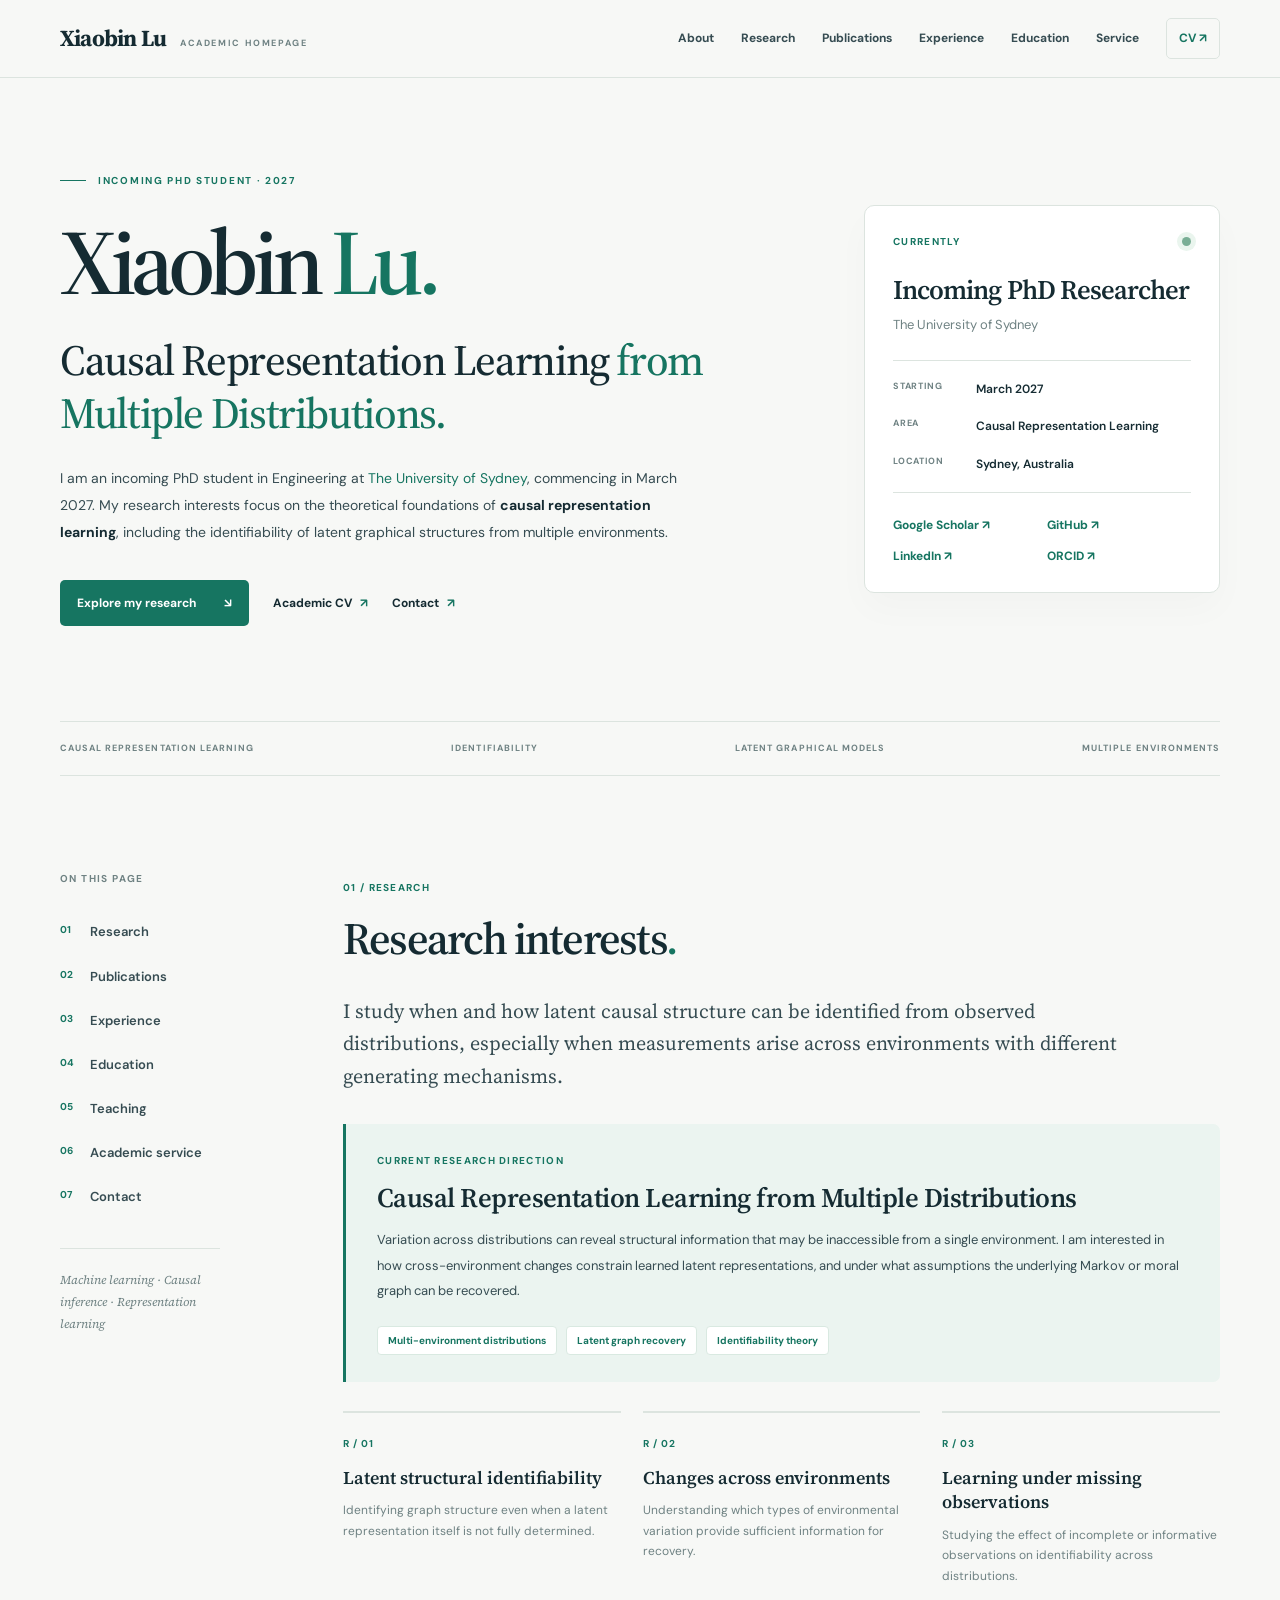
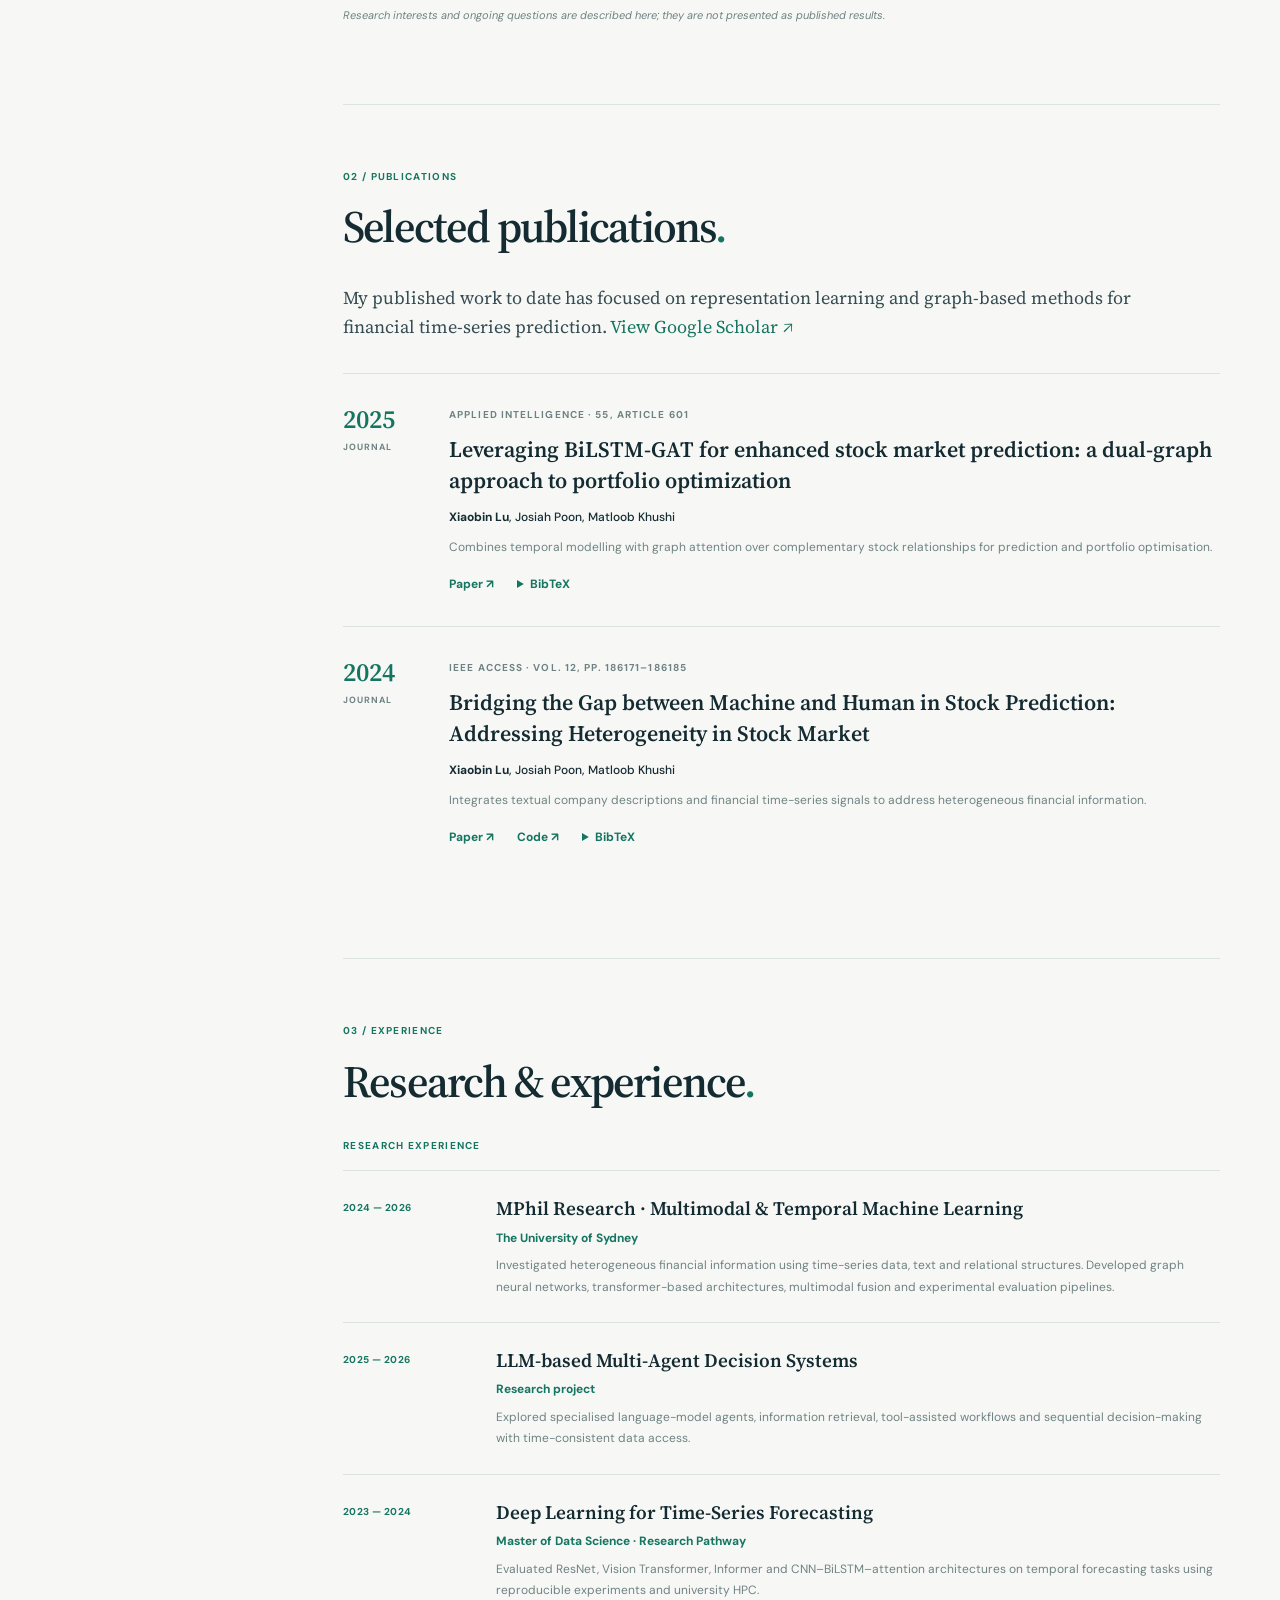
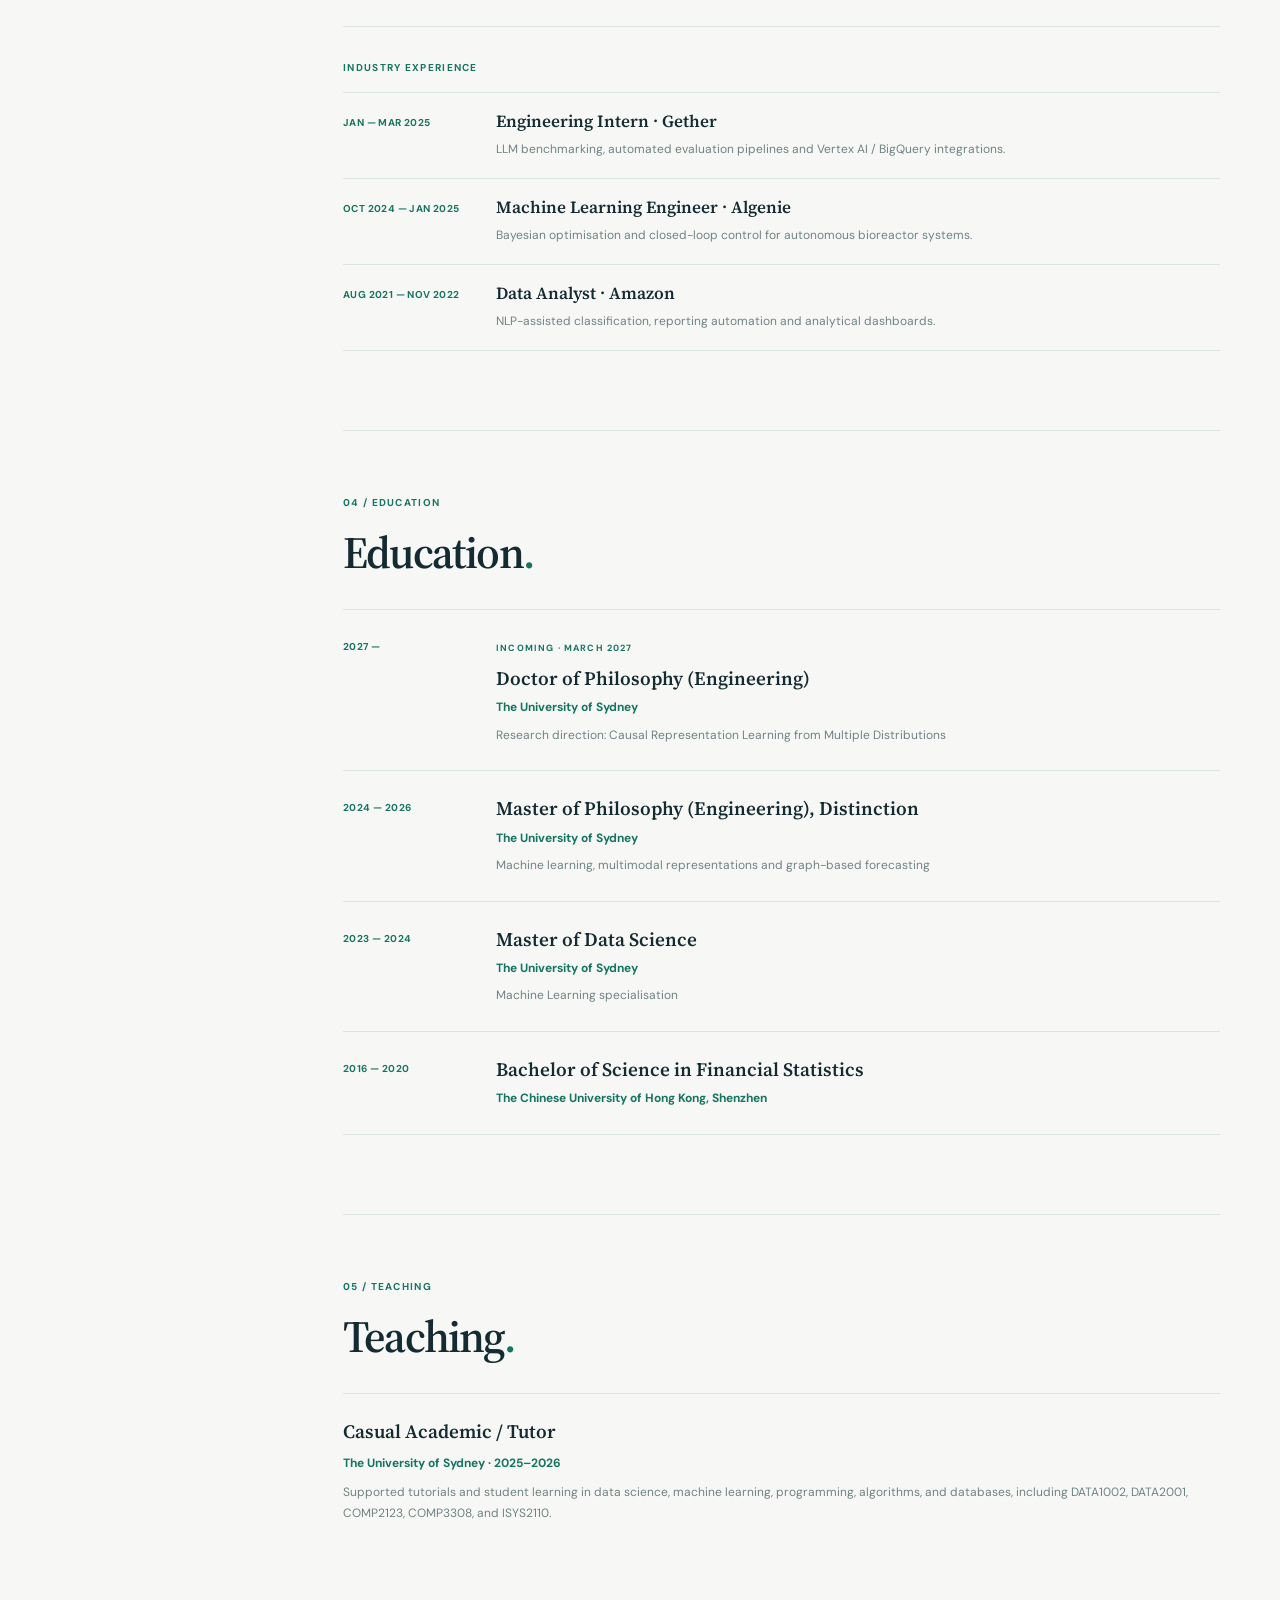
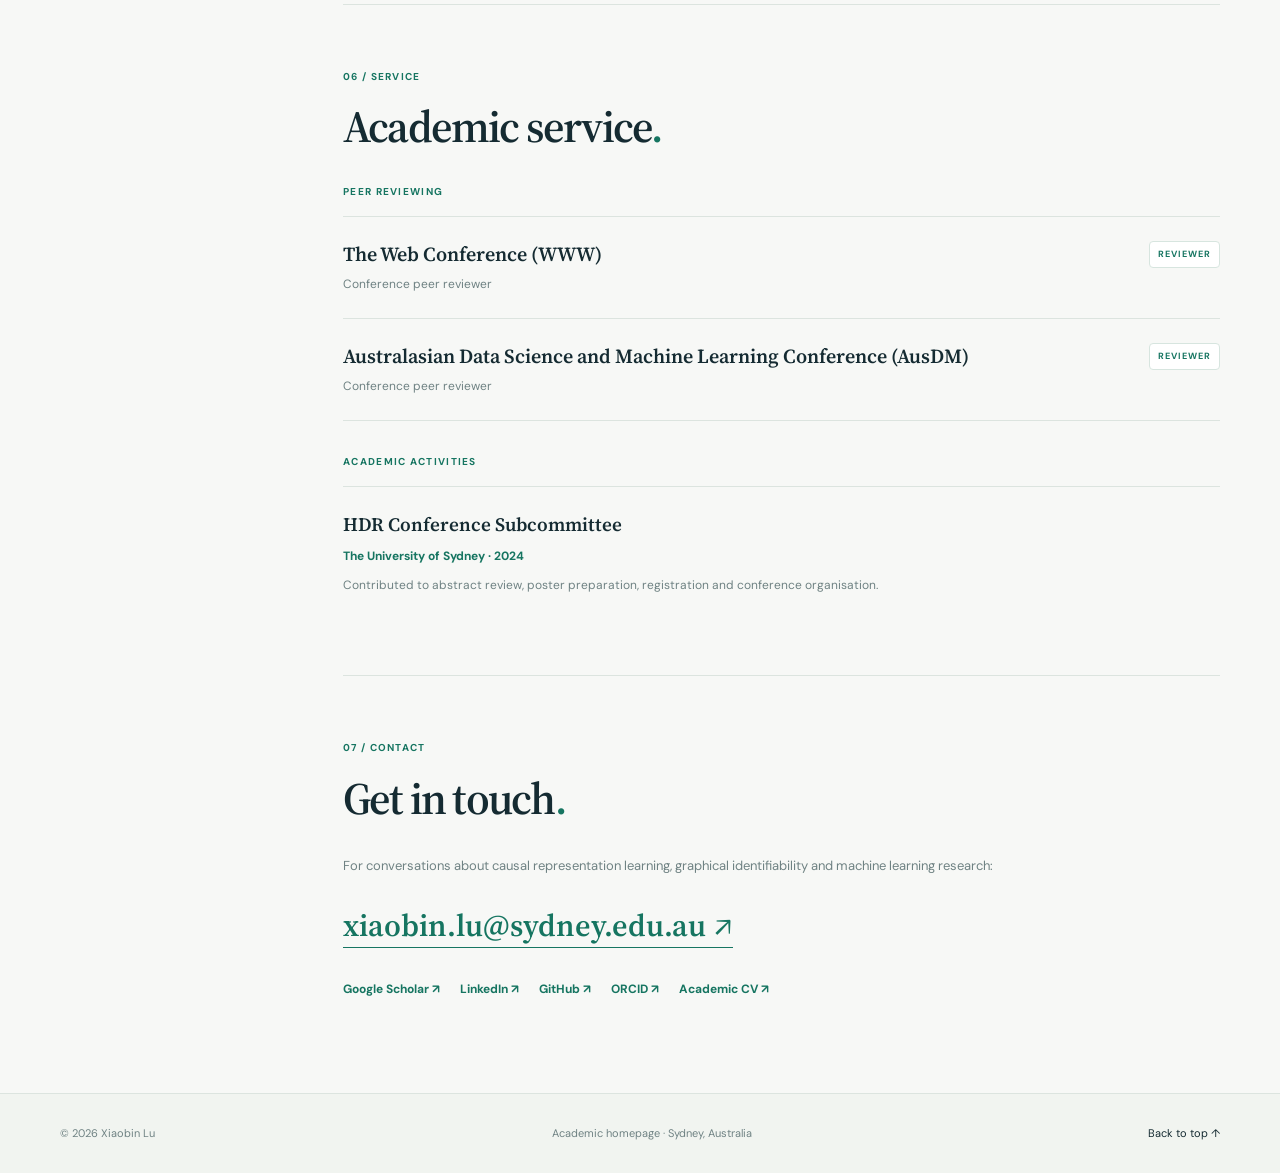
<file: index.html>
<!doctype html>
<html lang="en">
<head>
  <meta charset="utf-8">
  <meta name="viewport" content="width=device-width, initial-scale=1">
  <meta name="theme-color" content="#f7f8f6">
  <meta name="description" content="Academic homepage of Xiaobin Lu, incoming PhD student (2027) at the University of Sydney. Causal representation learning from multiple distributions, latent graph identifiability, and machine learning.">
  <meta property="og:title" content="Xiaobin Lu | Academic Homepage">
  <meta property="og:type" content="website">
  <meta property="og:url" content="https://xilu5047.github.io/">
  <meta property="og:description" content="Incoming PhD Student, University of Sydney (2027). Causal Representation Learning from Multiple Distributions.">
  <link rel="canonical" href="https://xilu5047.github.io/">
  <link rel="icon" href="assets/favicon.svg" type="image/svg+xml">
  <link rel="preconnect" href="https://fonts.googleapis.com">
  <link rel="preconnect" href="https://fonts.gstatic.com" crossorigin>
  <link href="https://fonts.googleapis.com/css2?family=DM+Sans:wght@400;500;600;700&family=Source+Serif+4:wght@400;500;600;700&display=swap" rel="stylesheet">
  <link rel="stylesheet" href="styles.css">
  <script type="application/ld+json">{"@context":"https://schema.org","@type":"Person","name":"Xiaobin Lu","url":"https://xilu5047.github.io/","description":"Incoming PhD student (2027) in causal representation learning from multiple distributions","affiliation":{"@type":"CollegeOrUniversity","name":"The University of Sydney"},"sameAs":["https://www.linkedin.com/in/xiaobin-lu-9487b4174/","https://scholar.google.com/citations?user=zEEkIGYAAAAJ","https://github.com/xilu5047","https://orcid.org/0009-0007-6135-4813"]}</script>
  <title>Xiaobin Lu | Academic Homepage</title>
</head>
<body>
<a class="skip-link" href="#main">Skip to content</a>
<header class="site-header">
  <div class="wrap header-inner">
    <a class="brand" href="#top" aria-label="Xiaobin Lu homepage"><strong>Xiaobin Lu</strong><span>ACADEMIC HOMEPAGE</span></a>
    <button class="menu-toggle" id="menu-toggle" type="button" aria-expanded="false" aria-controls="main-navigation">Menu <span aria-hidden="true">☰</span></button>
    <nav class="nav" id="main-navigation" aria-label="Primary navigation">
      <a href="#about">About</a><a href="#research">Research</a><a href="#publications">Publications</a><a href="#experience">Experience</a><a href="#education">Education</a><a href="#service">Service</a><a class="nav-cv" href="cv.html">CV <span aria-hidden="true">↗</span></a>
    </nav>
  </div>
</header>
<div id="top"></div>
<main id="main">
  <section class="hero wrap" id="about" aria-labelledby="hero-title">
    <div class="hero-copy">
      <p class="overline"><span class="tiny-rule"></span> INCOMING PHD STUDENT · 2027</p>
      <h1 id="hero-title">Xiaobin <em>Lu.</em></h1>
      <p class="hero-subtitle">Causal Representation Learning <span>from Multiple Distributions.</span></p>
      <p class="hero-intro">I am an incoming PhD student in Engineering at <a href="https://www.sydney.edu.au/" target="_blank" rel="noopener noreferrer">The University of Sydney</a>, commencing in March 2027. My research interests focus on the theoretical foundations of <strong>causal representation learning</strong>, including the identifiability of latent graphical structures from multiple environments.</p>
      <div class="hero-links"><a class="primary-link" href="#research">Explore my research <span aria-hidden="true">↘</span></a><a class="quiet-link" href="cv.html">Academic CV <span aria-hidden="true">↗</span></a><a class="quiet-link" href="mailto:xiaobin.lu@sydney.edu.au">Contact <span aria-hidden="true">↗</span></a></div>
    </div>
    <aside class="profile-summary" aria-label="Academic profile summary">
      <div class="summary-head"><span class="summary-label">CURRENTLY</span><span class="status-dot" aria-hidden="true"></span></div>
      <p class="summary-title">Incoming PhD Researcher</p>
      <p class="summary-uni">The University of Sydney</p>
      <div class="summary-lines">
        <div><span>STARTING</span><strong>March 2027</strong></div>
        <div><span>AREA</span><strong>Causal Representation Learning</strong></div>
        <div><span>LOCATION</span><strong>Sydney, Australia</strong></div>
      </div>
      <div class="summary-social"><a href="https://scholar.google.com/citations?user=zEEkIGYAAAAJ&hl=en" target="_blank" rel="noopener noreferrer">Google Scholar ↗</a><a href="https://github.com/xilu5047" target="_blank" rel="noopener noreferrer">GitHub ↗</a><a href="https://www.linkedin.com/in/xiaobin-lu-9487b4174/" target="_blank" rel="noopener noreferrer">LinkedIn ↗</a><a href="https://orcid.org/0009-0007-6135-4813" target="_blank" rel="noopener noreferrer">ORCID ↗</a></div>
    </aside>
  </section>

  <div class="wrap info-strip" aria-label="Research themes"><span>CAUSAL REPRESENTATION LEARNING</span><span>IDENTIFIABILITY</span><span>LATENT GRAPHICAL MODELS</span><span>MULTIPLE ENVIRONMENTS</span></div>

  <div class="wrap page-grid">
    <aside class="index-nav" aria-label="Section index">
      <span class="index-heading">ON THIS PAGE</span>
      <a href="#research"><span>01</span> Research</a>
      <a href="#publications"><span>02</span> Publications</a>
      <a href="#experience"><span>03</span> Experience</a>
      <a href="#education"><span>04</span> Education</a>
      <a href="#teaching"><span>05</span> Teaching</a>
      <a href="#service"><span>06</span> Academic service</a>
      <a href="#contact"><span>07</span> Contact</a>
      <div class="index-note">Machine learning · Causal inference · Representation learning</div>
    </aside>
    <div class="page-content">
      <section class="content-section" id="research" aria-labelledby="research-title">
        <div class="section-head"><span class="section-count">01 / RESEARCH</span><h2 id="research-title">Research interests<span class="accent-period">.</span></h2></div>
        <p class="section-lede">I study when and how latent causal structure can be identified from observed distributions, especially when measurements arise across environments with different generating mechanisms.</p>
        <div class="featured-research">
          <div class="small-label">CURRENT RESEARCH DIRECTION</div>
          <h3>Causal Representation Learning from Multiple Distributions</h3>
          <p>Variation across distributions can reveal structural information that may be inaccessible from a single environment. I am interested in how cross-environment changes constrain learned latent representations, and under what assumptions the underlying Markov or moral graph can be recovered.</p>
          <div class="tag-row"><span>Multi-environment distributions</span><span>Latent graph recovery</span><span>Identifiability theory</span></div>
        </div>
        <div class="research-list">
          <div><span class="item-number">R / 01</span><h3>Latent structural identifiability</h3><p>Identifying graph structure even when a latent representation itself is not fully determined.</p></div>
          <div><span class="item-number">R / 02</span><h3>Changes across environments</h3><p>Understanding which types of environmental variation provide sufficient information for recovery.</p></div>
          <div><span class="item-number">R / 03</span><h3>Learning under missing observations</h3><p>Studying the effect of incomplete or informative observations on identifiability across distributions.</p></div>
        </div>
        <p class="research-note">Research interests and ongoing questions are described here; they are not presented as published results.</p>
      </section>

      <section class="content-section" id="publications" aria-labelledby="publications-title">
        <div class="section-head"><span class="section-count">02 / PUBLICATIONS</span><h2 id="publications-title">Selected publications<span class="accent-period">.</span></h2></div>
        <p class="section-lede tight">My published work to date has focused on representation learning and graph-based methods for financial time-series prediction. <a href="https://scholar.google.com/citations?user=zEEkIGYAAAAJ&hl=en" target="_blank" rel="noopener noreferrer">View Google Scholar ↗</a></p>
        <article class="publication"><div class="pub-aside">2025<span>JOURNAL</span></div><div class="pub-body"><div class="pub-venue">APPLIED INTELLIGENCE · 55, ARTICLE 601</div><h3><a href="https://doi.org/10.1007/s10489-025-06462-w" target="_blank" rel="noopener noreferrer">Leveraging BiLSTM-GAT for enhanced stock market prediction: a dual-graph approach to portfolio optimization</a></h3><p class="authors"><strong>Xiaobin Lu</strong>, Josiah Poon, Matloob Khushi</p><p>Combines temporal modelling with graph attention over complementary stock relationships for prediction and portfolio optimisation.</p><div class="pub-links"><a href="https://doi.org/10.1007/s10489-025-06462-w" target="_blank" rel="noopener noreferrer">Paper ↗</a><details><summary>BibTeX</summary><pre>@article{lu2025bilstmgat,
  title={Leveraging BiLSTM-GAT for enhanced stock market prediction: a dual-graph approach to portfolio optimization},
  author={Lu, Xiaobin and Poon, Josiah and Khushi, Matloob},
  journal={Applied Intelligence},
  volume={55},
  pages={601},
  year={2025},
  doi={10.1007/s10489-025-06462-w}
}</pre></details></div></div></article>
        <article class="publication"><div class="pub-aside">2024<span>JOURNAL</span></div><div class="pub-body"><div class="pub-venue">IEEE ACCESS · VOL. 12, PP. 186171–186185</div><h3><a href="https://doi.org/10.1109/ACCESS.2024.3511613" target="_blank" rel="noopener noreferrer">Bridging the Gap between Machine and Human in Stock Prediction: Addressing Heterogeneity in Stock Market</a></h3><p class="authors"><strong>Xiaobin Lu</strong>, Josiah Poon, Matloob Khushi</p><p>Integrates textual company descriptions and financial time-series signals to address heterogeneous financial information.</p><div class="pub-links"><a href="https://doi.org/10.1109/ACCESS.2024.3511613" target="_blank" rel="noopener noreferrer">Paper ↗</a><a href="https://github.com/xilu5047/Stock_prediction" target="_blank" rel="noopener noreferrer">Code ↗</a><details><summary>BibTeX</summary><pre>@article{lu2024bridging,
  title={Bridging the Gap between Machine and Human in Stock Prediction: Addressing Heterogeneity in Stock Market},
  author={Lu, Xiaobin and Poon, Josiah and Khushi, Matloob},
  journal={IEEE Access},
  volume={12},
  pages={186171--186185},
  year={2024},
  doi={10.1109/ACCESS.2024.3511613}
}</pre></details></div></div></article>
      </section>

      <section class="content-section" id="experience" aria-labelledby="experience-title">
        <div class="section-head"><span class="section-count">03 / EXPERIENCE</span><h2 id="experience-title">Research & experience<span class="accent-period">.</span></h2></div>
        <h3 class="group-label">RESEARCH EXPERIENCE</h3>
        <div class="timeline">
          <article class="timeline-entry"><time>2024 — 2026</time><div><h3>MPhil Research · Multimodal & Temporal Machine Learning</h3><p class="place">The University of Sydney</p><p>Investigated heterogeneous financial information using time-series data, text and relational structures. Developed graph neural networks, transformer-based architectures, multimodal fusion and experimental evaluation pipelines.</p></div></article>
          <article class="timeline-entry"><time>2025 — 2026</time><div><h3>LLM-based Multi-Agent Decision Systems</h3><p class="place">Research project</p><p>Explored specialised language-model agents, information retrieval, tool-assisted workflows and sequential decision-making with time-consistent data access.</p></div></article>
          <article class="timeline-entry"><time>2023 — 2024</time><div><h3>Deep Learning for Time-Series Forecasting</h3><p class="place">Master of Data Science · Research Pathway</p><p>Evaluated ResNet, Vision Transformer, Informer and CNN–BiLSTM–attention architectures on temporal forecasting tasks using reproducible experiments and university HPC.</p></div></article>
        </div>
        <h3 class="group-label spaced">INDUSTRY EXPERIENCE</h3>
        <div class="timeline compact">
          <article class="timeline-entry"><time>JAN — MAR 2025</time><div><h3>Engineering Intern · Gether</h3><p>LLM benchmarking, automated evaluation pipelines and Vertex AI / BigQuery integrations.</p></div></article>
          <article class="timeline-entry"><time>OCT 2024 — JAN 2025</time><div><h3>Machine Learning Engineer · Algenie</h3><p>Bayesian optimisation and closed-loop control for autonomous bioreactor systems.</p></div></article>
          <article class="timeline-entry"><time>AUG 2021 — NOV 2022</time><div><h3>Data Analyst · Amazon</h3><p>NLP-assisted classification, reporting automation and analytical dashboards.</p></div></article>
        </div>
      </section>

      <section class="content-section" id="education" aria-labelledby="education-title">
        <div class="section-head"><span class="section-count">04 / EDUCATION</span><h2 id="education-title">Education<span class="accent-period">.</span></h2></div>
        <div class="timeline education">
          <article class="timeline-entry"><time>2027 —</time><div><span class="upcoming">INCOMING · MARCH 2027</span><h3>Doctor of Philosophy (Engineering)</h3><p class="place">The University of Sydney</p><p>Research direction: Causal Representation Learning from Multiple Distributions</p></div></article>
          <article class="timeline-entry"><time>2024 — 2026</time><div><h3>Master of Philosophy (Engineering), Distinction</h3><p class="place">The University of Sydney</p><p>Machine learning, multimodal representations and graph-based forecasting</p></div></article>
          <article class="timeline-entry"><time>2023 — 2024</time><div><h3>Master of Data Science</h3><p class="place">The University of Sydney</p><p>Machine Learning specialisation</p></div></article>
          <article class="timeline-entry"><time>2016 — 2020</time><div><h3>Bachelor of Science in Financial Statistics</h3><p class="place">The Chinese University of Hong Kong, Shenzhen</p></div></article>
        </div>
      </section>

      <section class="content-section" id="teaching" aria-labelledby="teaching-title">
        <div class="section-head"><span class="section-count">05 / TEACHING</span><h2 id="teaching-title">Teaching<span class="accent-period">.</span></h2></div>
        <div class="plain-entry"><h3>Casual Academic / Tutor</h3><span class="place">The University of Sydney · 2025–2026</span><p>Supported tutorials and student learning in data science, machine learning, programming, algorithms, and databases, including DATA1002, DATA2001, COMP2123, COMP3308, and ISYS2110.</p></div>
      </section>

      <section class="content-section" id="service" aria-labelledby="service-title">
        <div class="section-head"><span class="section-count">06 / SERVICE</span><h2 id="service-title">Academic service<span class="accent-period">.</span></h2></div>
        <h3 class="group-label">PEER REVIEWING</h3>
        <div class="service-list">
          <div class="service-item"><div><h3><a href="https://thewebconf.org/" target="_blank" rel="noopener noreferrer">The Web Conference (WWW)</a></h3><p>Conference peer reviewer</p></div><span>REVIEWER</span></div>
          <div class="service-item"><div><h3><a href="https://ausdm.org/" target="_blank" rel="noopener noreferrer">Australasian Data Science and Machine Learning Conference (AusDM)</a></h3><p>Conference peer reviewer</p></div><span>REVIEWER</span></div>
        </div>
        <h3 class="group-label spaced">ACADEMIC ACTIVITIES</h3>
        <div class="plain-entry"><h3>HDR Conference Subcommittee</h3><span class="place">The University of Sydney · 2024</span><p>Contributed to abstract review, poster preparation, registration and conference organisation.</p></div>
      </section>

      <section class="content-section contact" id="contact" aria-labelledby="contact-title">
        <div class="section-head"><span class="section-count">07 / CONTACT</span><h2 id="contact-title">Get in touch<span class="accent-period">.</span></h2></div>
        <p>For conversations about causal representation learning, graphical identifiability and machine learning research:</p>
        <a class="email-link" href="mailto:xiaobin.lu@sydney.edu.au">xiaobin.lu@sydney.edu.au <span aria-hidden="true">↗</span></a>
        <div class="bottom-links"><a href="https://scholar.google.com/citations?user=zEEkIGYAAAAJ&hl=en" target="_blank" rel="noopener noreferrer">Google Scholar ↗</a><a href="https://www.linkedin.com/in/xiaobin-lu-9487b4174/" target="_blank" rel="noopener noreferrer">LinkedIn ↗</a><a href="https://github.com/xilu5047" target="_blank" rel="noopener noreferrer">GitHub ↗</a><a href="https://orcid.org/0009-0007-6135-4813" target="_blank" rel="noopener noreferrer">ORCID ↗</a><a href="cv.html">Academic CV ↗</a></div>
      </section>
    </div>
  </div>
</main>
<footer class="footer"><div class="wrap footer-inner"><span>© <span id="year">2026</span> Xiaobin Lu</span><span>Academic homepage · Sydney, Australia</span><a href="#top">Back to top ↑</a></div></footer>
<script src="script.js" defer></script>
</body>
</html>
</file>
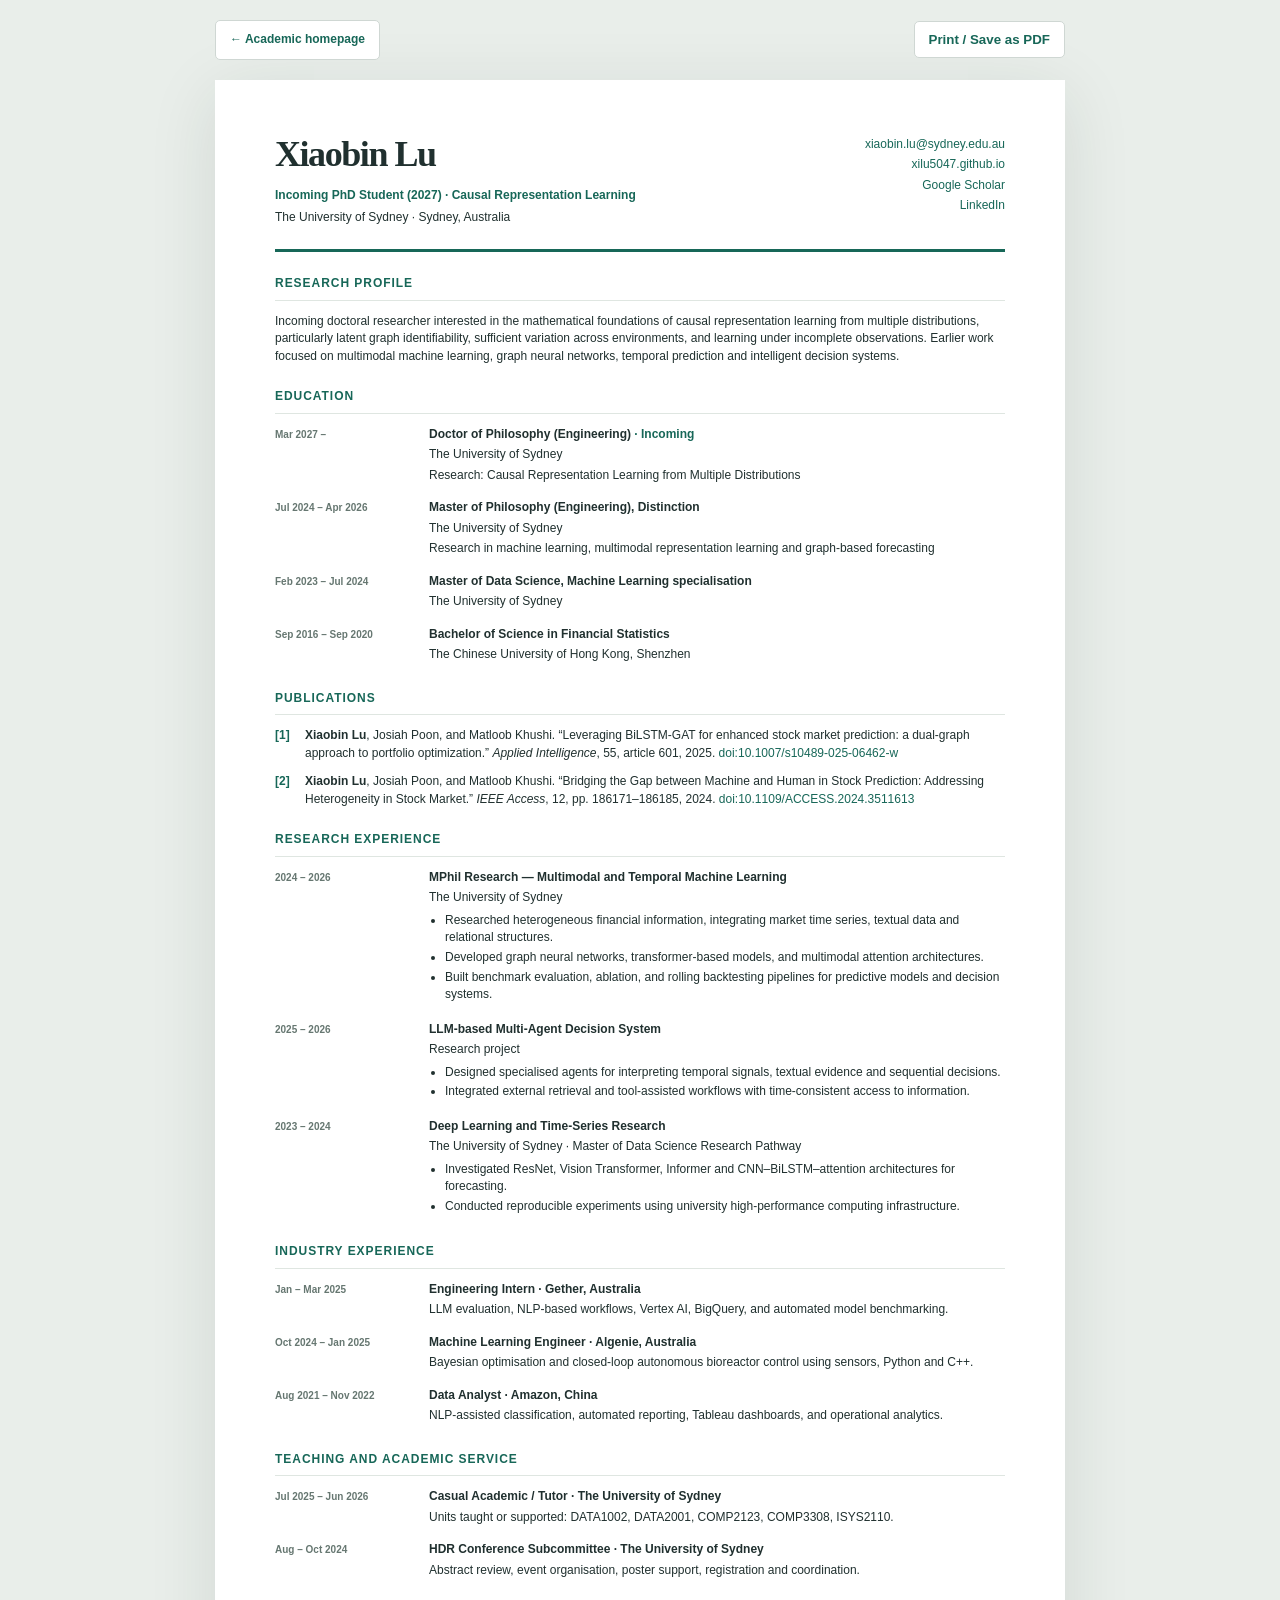
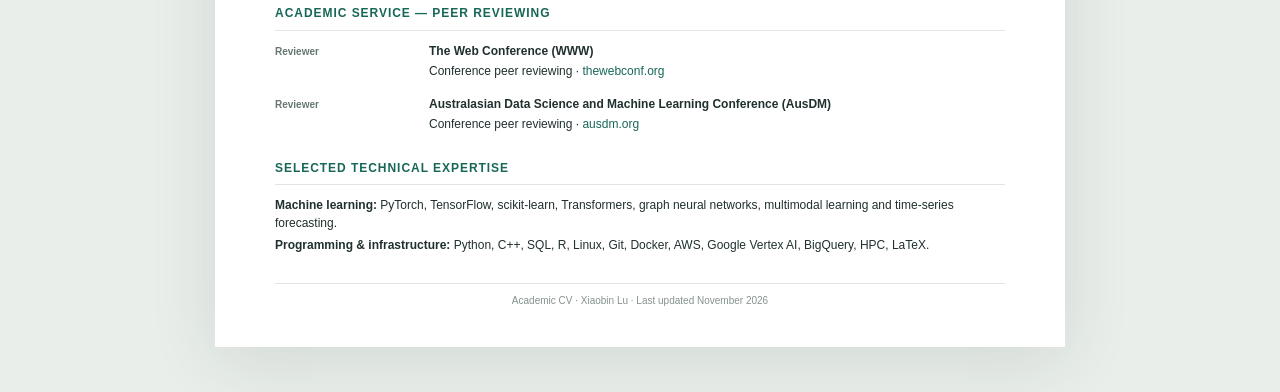
<file: cv.html>
<!doctype html>
<html lang="en">
<head><meta charset="utf-8"><meta name="viewport" content="width=device-width, initial-scale=1"><meta name="description" content="Academic CV of Xiaobin Lu, incoming PhD student at the University of Sydney."><title>Academic CV | Xiaobin Lu</title><link rel="icon" href="assets/favicon.svg" type="image/svg+xml"><link rel="stylesheet" href="cv.css"></head>
<body>
  <nav class="cv-toolbar" aria-label="CV actions"><a href="index.html">← Academic homepage</a><button onclick="window.print()" type="button">Print / Save as PDF</button></nav>
  <main class="cv-sheet">
    <header class="cv-head"><div><h1>Xiaobin Lu</h1><p class="cv-role">Incoming PhD Student (2027) · Causal Representation Learning</p><p>The University of Sydney · Sydney, Australia</p></div><div class="cv-contact"><a href="mailto:xiaobin.lu@sydney.edu.au">xiaobin.lu@sydney.edu.au</a><a href="https://xilu5047.github.io">xilu5047.github.io</a><a href="https://scholar.google.com/citations?user=zEEkIGYAAAAJ&hl=en">Google Scholar</a><a href="https://www.linkedin.com/in/xiaobin-lu-9487b4174/">LinkedIn</a></div></header>
    <section><h2>Research profile</h2><p>Incoming doctoral researcher interested in the mathematical foundations of causal representation learning from multiple distributions, particularly latent graph identifiability, sufficient variation across environments, and learning under incomplete observations. Earlier work focused on multimodal machine learning, graph neural networks, temporal prediction and intelligent decision systems.</p></section>
    <section><h2>Education</h2><div class="cv-entry"><time>Mar 2027 –</time><div><h3>Doctor of Philosophy (Engineering) <span>· Incoming</span></h3><p>The University of Sydney</p><p>Research: Causal Representation Learning from Multiple Distributions</p></div></div><div class="cv-entry"><time>Jul 2024 – Apr 2026</time><div><h3>Master of Philosophy (Engineering), Distinction</h3><p>The University of Sydney</p><p>Research in machine learning, multimodal representation learning and graph-based forecasting</p></div></div><div class="cv-entry"><time>Feb 2023 – Jul 2024</time><div><h3>Master of Data Science, Machine Learning specialisation</h3><p>The University of Sydney</p></div></div><div class="cv-entry"><time>Sep 2016 – Sep 2020</time><div><h3>Bachelor of Science in Financial Statistics</h3><p>The Chinese University of Hong Kong, Shenzhen</p></div></div></section>
    <section><h2>Publications</h2><div class="cv-publication"><span>[1]</span><div><strong>Xiaobin Lu</strong>, Josiah Poon, and Matloob Khushi. “Leveraging BiLSTM-GAT for enhanced stock market prediction: a dual-graph approach to portfolio optimization.” <em>Applied Intelligence</em>, 55, article 601, 2025. <a href="https://doi.org/10.1007/s10489-025-06462-w">doi:10.1007/s10489-025-06462-w</a></div></div><div class="cv-publication"><span>[2]</span><div><strong>Xiaobin Lu</strong>, Josiah Poon, and Matloob Khushi. “Bridging the Gap between Machine and Human in Stock Prediction: Addressing Heterogeneity in Stock Market.” <em>IEEE Access</em>, 12, pp. 186171–186185, 2024. <a href="https://doi.org/10.1109/ACCESS.2024.3511613">doi:10.1109/ACCESS.2024.3511613</a></div></div></section>
    <section><h2>Research experience</h2><div class="cv-entry"><time>2024 – 2026</time><div><h3>MPhil Research — Multimodal and Temporal Machine Learning</h3><p>The University of Sydney</p><ul><li>Researched heterogeneous financial information, integrating market time series, textual data and relational structures.</li><li>Developed graph neural networks, transformer-based models, and multimodal attention architectures.</li><li>Built benchmark evaluation, ablation, and rolling backtesting pipelines for predictive models and decision systems.</li></ul></div></div><div class="cv-entry"><time>2025 – 2026</time><div><h3>LLM-based Multi-Agent Decision System</h3><p>Research project</p><ul><li>Designed specialised agents for interpreting temporal signals, textual evidence and sequential decisions.</li><li>Integrated external retrieval and tool-assisted workflows with time-consistent access to information.</li></ul></div></div><div class="cv-entry"><time>2023 – 2024</time><div><h3>Deep Learning and Time-Series Research</h3><p>The University of Sydney · Master of Data Science Research Pathway</p><ul><li>Investigated ResNet, Vision Transformer, Informer and CNN–BiLSTM–attention architectures for forecasting.</li><li>Conducted reproducible experiments using university high-performance computing infrastructure.</li></ul></div></div></section>
    <section><h2>Industry experience</h2><div class="cv-entry"><time>Jan – Mar 2025</time><div><h3>Engineering Intern · Gether, Australia</h3><p>LLM evaluation, NLP-based workflows, Vertex AI, BigQuery, and automated model benchmarking.</p></div></div><div class="cv-entry"><time>Oct 2024 – Jan 2025</time><div><h3>Machine Learning Engineer · Algenie, Australia</h3><p>Bayesian optimisation and closed-loop autonomous bioreactor control using sensors, Python and C++.</p></div></div><div class="cv-entry"><time>Aug 2021 – Nov 2022</time><div><h3>Data Analyst · Amazon, China</h3><p>NLP-assisted classification, automated reporting, Tableau dashboards, and operational analytics.</p></div></div></section>
    <section><h2>Teaching and academic service</h2><div class="cv-entry"><time>Jul 2025 – Jun 2026</time><div><h3>Casual Academic / Tutor · The University of Sydney</h3><p>Units taught or supported: DATA1002, DATA2001, COMP2123, COMP3308, ISYS2110.</p></div></div><div class="cv-entry"><time>Aug – Oct 2024</time><div><h3>HDR Conference Subcommittee · The University of Sydney</h3><p>Abstract review, event organisation, poster support, registration and coordination.</p></div></div></section>
    <section><h2>Academic service — peer reviewing</h2><div class="cv-entry"><time>Reviewer</time><div><h3>The Web Conference (WWW)</h3><p>Conference peer reviewing · <a href="https://thewebconf.org/">thewebconf.org</a></p></div></div><div class="cv-entry"><time>Reviewer</time><div><h3>Australasian Data Science and Machine Learning Conference (AusDM)</h3><p>Conference peer reviewing · <a href="https://ausdm.org/">ausdm.org</a></p></div></div></section>
    <section><h2>Selected technical expertise</h2><p><strong>Machine learning:</strong> PyTorch, TensorFlow, scikit-learn, Transformers, graph neural networks, multimodal learning and time-series forecasting.</p><p><strong>Programming & infrastructure:</strong> Python, C++, SQL, R, Linux, Git, Docker, AWS, Google Vertex AI, BigQuery, HPC, LaTeX.</p></section>
    <footer>Academic CV · Xiaobin Lu · Last updated November 2026</footer>
  </main>
</body></html>
</file>
<file: styles.css>
:root{--background:#f7f8f6;--paper:#fff;--ink:#152b32;--ink2:#364c52;--muted:#6f8283;--line:#dce4df;--accent:#167561;--accent-soft:#ebf4f0;--tag:#e9efeb;--font-sans:'DM Sans',Arial,sans-serif;--font-serif:'Source Serif 4',Georgia,serif}
*{box-sizing:border-box}
html{scroll-behavior:smooth;scroll-padding-top:90px}
body{margin:0;background:var(--background);color:var(--ink);font-family:var(--font-sans);font-size:15px;line-height:1.7;-webkit-font-smoothing:antialiased}
a{color:var(--accent);text-decoration:none}a:hover{text-decoration:underline;text-underline-offset:3px}
a:focus-visible,button:focus-visible,summary:focus-visible{outline:2px solid var(--accent);outline-offset:3px}
.wrap{width:min(calc(100% - 80px),1160px);margin-inline:auto}
.skip-link{position:absolute;top:-50px;left:10px;background:var(--ink);color:white;padding:8px 12px;z-index:100}.skip-link:focus{top:10px}
.site-header{height:78px;position:sticky;top:0;z-index:20;border-bottom:1px solid var(--line);background:rgba(247,248,246,.96);backdrop-filter:blur(12px)}
.header-inner{height:100%;display:flex;align-items:center;justify-content:space-between;gap:30px}
.brand{display:flex;align-items:baseline;gap:14px;color:var(--ink)}.brand:hover{text-decoration:none}.brand strong{font-family:var(--font-serif);font-size:23px;letter-spacing:-.035em}.brand span{font-size:9px;letter-spacing:.18em;font-weight:700;color:var(--muted)}
.nav{display:flex;align-items:center;gap:27px}.nav a{font-size:12px;font-weight:700;color:var(--ink2)}.nav a:hover{color:var(--accent)}.nav .nav-cv{border:1px solid var(--line);border-radius:5px;padding:9px 12px;color:var(--accent)}.menu-toggle{display:none}
.hero{display:grid;grid-template-columns:minmax(0,1.65fr) minmax(270px,.8fr);gap:70px;align-items:center;padding-top:94px;padding-bottom:95px}
.overline{display:flex;align-items:center;gap:12px;font-size:10px;font-weight:700;letter-spacing:.17em;color:var(--accent);margin:0 0 28px}.tiny-rule{display:inline-block;width:26px;height:1px;background:var(--accent)}
.hero h1{font-family:var(--font-serif);font-weight:600;font-size:clamp(68px,7.2vw,106px);line-height:.99;letter-spacing:-.065em;margin:0 0 26px}.hero h1 em{font-style:normal;color:var(--accent)}
.hero-subtitle{font:500 clamp(29px,3.35vw,46px)/1.22 var(--font-serif);letter-spacing:-.032em;margin:0 0 26px;max-width:700px}.hero-subtitle span{color:var(--accent)}
.hero-intro{max-width:650px;color:var(--ink2);font-size:14px;line-height:1.95;margin:0}.hero-intro strong{color:var(--ink);font-weight:700}
.hero-links{display:flex;flex-wrap:wrap;gap:24px;align-items:center;margin-top:33px}.primary-link{display:inline-flex;align-items:center;gap:28px;background:var(--accent);color:#fff;border-radius:5px;padding:13px 17px;font-size:12px;font-weight:700}.primary-link:hover{background:#0d5747;text-decoration:none}.quiet-link{color:var(--ink);font-weight:700;font-size:12px}.quiet-link span{color:var(--accent);margin-left:5px}
.profile-summary{border:1px solid var(--line);border-radius:10px;background:var(--paper);padding:27px 28px 25px;box-shadow:0 16px 36px rgba(17,42,40,.024)}
.summary-head{display:flex;justify-content:space-between;align-items:center}.summary-label,.small-label,.group-label{font-size:10px;letter-spacing:.13em;font-weight:700;color:var(--accent)}.status-dot{width:9px;height:9px;background:#79ae95;border-radius:50%;box-shadow:0 0 0 5px #eaf5ee}.summary-title{font:600 27px/1.23 var(--font-serif);letter-spacing:-.035em;margin:23px 0 7px}.summary-uni{font-size:13px;color:var(--muted);margin:0 0 24px}.summary-lines{border-top:1px solid var(--line);border-bottom:1px solid var(--line);padding:18px 0;display:grid;gap:17px}.summary-lines div{display:grid;grid-template-columns:75px minmax(0,1fr);gap:8px}.summary-lines span{font-size:9px;letter-spacing:.08em;color:var(--muted);font-weight:700}.summary-lines strong{font-size:12px;font-weight:600;color:var(--ink)}.summary-social{display:grid;grid-template-columns:repeat(2,1fr);row-gap:11px;column-gap:10px;margin-top:22px}.summary-social a{font-size:12px;font-weight:700}
.info-strip{display:flex;justify-content:space-between;gap:20px;border-top:1px solid var(--line);border-bottom:1px solid var(--line);padding-block:19px;color:var(--muted);font-size:9px;font-weight:700;letter-spacing:.115em}
.page-grid{display:grid;grid-template-columns:192px minmax(0,1fr);gap:91px;padding-top:40px}.index-nav{position:sticky;top:119px;align-self:start;padding-top:54px;display:flex;flex-direction:column;gap:6px}.index-heading{font-size:10px;letter-spacing:.14em;color:var(--muted);font-weight:700;margin-bottom:20px}.index-nav>a{display:flex;gap:12px;padding:8px 0;color:var(--ink2);font-size:13px;font-weight:600}.index-nav>a:hover{color:var(--accent);text-decoration:none}.index-nav>a span{color:var(--accent);font-size:10px;font-weight:700;min-width:18px}.index-note{font:italic 12px/1.85 var(--font-serif);border-top:1px solid var(--line);padding-top:20px;margin-top:26px;color:var(--muted);max-width:160px}
.content-section{padding:58px 0 79px;border-bottom:1px solid var(--line)}.section-head{margin-bottom:28px}.section-count{font-size:10px;font-weight:700;letter-spacing:.13em;color:var(--accent)}.content-section h2{font:600 clamp(33px,3.5vw,45px)/1.25 var(--font-serif);letter-spacing:-.04em;margin:11px 0 0}.accent-period{color:var(--accent)}.section-lede{font:400 20px/1.62 var(--font-serif);color:var(--ink2);margin:0 0 32px;max-width:790px}.section-lede.tight{font-size:18px}
.featured-research{padding:28px 31px 27px;background:var(--accent-soft);border-left:3px solid var(--accent);border-radius:0 7px 7px 0}.featured-research h3{font:600 27px/1.27 var(--font-serif);letter-spacing:-.02em;margin:12px 0}.featured-research p{font-size:13px;color:var(--ink2);line-height:1.95;margin:0}.tag-row{display:flex;gap:9px;flex-wrap:wrap;margin-top:23px}.tag-row span{padding:5px 10px;background:#fff;border:1px solid #d9e9e1;border-radius:4px;color:var(--accent);font-size:10px;font-weight:700}.research-list{display:grid;grid-template-columns:repeat(3,minmax(0,1fr));gap:22px;margin-top:29px}.research-list>div{border-top:2px solid var(--line);padding-top:17px}.item-number{color:var(--accent);font-size:10px;font-weight:700;letter-spacing:.1em}.research-list h3{font:600 18px/1.36 var(--font-serif);margin:10px 0}.research-list p{font-size:12px;color:var(--muted);margin:0}.research-note{color:var(--muted);font-size:11px;font-style:italic;margin:20px 0 0}
.publication{display:grid;grid-template-columns:82px minmax(0,1fr);gap:24px;padding:32px 0;border-top:1px solid var(--line)}.pub-aside{font:600 26px/1 var(--font-serif);color:var(--accent)}.pub-aside span{display:block;font:700 9px var(--font-sans);color:var(--muted);letter-spacing:.12em;margin-top:9px}.pub-venue{font-size:10px;letter-spacing:.11em;color:var(--muted);font-weight:700}.pub-body h3{font:600 22px/1.4 var(--font-serif);margin:11px 0}.pub-body h3 a{color:var(--ink)}.pub-body h3 a:hover{color:var(--accent)}.pub-body .authors{font-size:12px;color:var(--ink);margin:10px 0;font-weight:500}.pub-body>p:not(.authors){font-size:12px;color:var(--muted);margin:8px 0}.pub-links{display:flex;gap:23px;flex-wrap:wrap;margin-top:16px}.pub-links a,.pub-links summary{cursor:pointer;color:var(--accent);font-size:12px;font-weight:700}.pub-links details[open]{flex-basis:100%}.pub-links pre{font:11px/1.6 monospace;overflow-wrap:anywhere;white-space:pre-wrap;background:var(--paper);border:1px solid var(--line);border-radius:6px;padding:15px}
.group-label{margin:4px 0 16px}.group-label.spaced{margin-top:32px}.timeline{border-top:1px solid var(--line)}.timeline-entry{display:grid;grid-template-columns:133px minmax(0,1fr);gap:20px;padding:24px 0;border-bottom:1px solid var(--line)}.timeline-entry time{font-size:10px;color:var(--accent);font-weight:700;letter-spacing:.04em;padding-top:4px}.timeline-entry h3,.plain-entry h3{font:600 19px/1.37 var(--font-serif);margin:0 0 6px}.timeline-entry p,.plain-entry p{color:var(--muted);font-size:12px;line-height:1.8;margin:6px 0 0}.timeline-entry .place,.plain-entry .place{font-size:12px;color:var(--accent);font-weight:700}.compact .timeline-entry{padding-block:17px}.compact .timeline-entry h3{font-size:17px}.upcoming{display:inline-block;font-size:9px;color:var(--accent);letter-spacing:.13em;font-weight:700;margin-bottom:9px}.plain-entry{border-top:1px solid var(--line);padding-top:24px}
.service-list{border-top:1px solid var(--line)}.service-item{display:flex;justify-content:space-between;align-items:flex-start;gap:22px;padding:24px 0;border-bottom:1px solid var(--line)}.service-item h3{font:600 20px/1.38 var(--font-serif);margin:0}.service-item h3 a{color:var(--ink)}.service-item h3 a:hover{color:var(--accent)}.service-item p{font-size:12px;color:var(--muted);margin:5px 0 0}.service-item>span{flex-shrink:0;font-size:9px;letter-spacing:.11em;color:var(--accent);font-weight:700;border:1px solid #d7e5df;border-radius:4px;padding:5px 8px;background:#fff}
.contact{border-bottom:0}.contact>p{font-size:13px;color:var(--muted)}.email-link{display:inline-block;font:600 clamp(21px,3vw,31px)/1.35 var(--font-serif);border-bottom:1px solid var(--accent);margin:15px 0 16px;overflow-wrap:anywhere}.bottom-links{display:flex;flex-wrap:wrap;gap:20px;margin:15px 0}.bottom-links a{font-size:12px;font-weight:700}
.footer{border-top:1px solid var(--line);background:#f1f4f0}.footer-inner{display:flex;justify-content:space-between;align-items:center;gap:18px;padding-block:30px;color:var(--muted);font-size:11px}.footer a{color:var(--ink)}
@media(max-width:1130px){.wrap{width:min(calc(100% - 64px),1160px)}.nav{gap:17px}.hero{gap:38px}.page-grid{gap:45px}}
@media(max-width:900px){.brand span{display:none}.menu-toggle{display:flex;align-items:center;gap:9px;font:700 12px var(--font-sans);border:1px solid var(--line);border-radius:5px;padding:9px 12px;background:var(--paper);color:var(--ink)}.nav{position:absolute;top:77px;left:0;right:0;flex-direction:column;align-items:stretch;gap:0;padding:13px 32px 20px;background:var(--paper);border-bottom:1px solid var(--line);display:none}.nav.open{display:flex}.nav a{font-size:13px;padding:11px 0}.nav .nav-cv{border:none;padding:11px 0}.hero{grid-template-columns:1fr;padding-top:62px;padding-bottom:50px}.hero-copy{max-width:760px}.profile-summary{max-width:620px}.info-strip{flex-wrap:wrap;justify-content:flex-start;gap:12px 26px}.page-grid{grid-template-columns:1fr;padding-top:10px}.index-nav{display:none}.content-section{padding:55px 0 62px}}
@media(max-width:600px){.wrap{width:calc(100% - 36px)}.site-header{height:68px}.nav{top:67px;padding-inline:18px}.brand strong{font-size:21px}.hero{padding-top:49px}.hero h1{font-size:68px}.hero-subtitle{font-size:31px}.hero-intro{font-size:13px}.hero-links{gap:14px 19px}.profile-summary{padding:22px 19px}.info-strip{font-size:8px;padding:15px 0}.section-lede{font-size:19px}.content-section h2{font-size:34px}.featured-research{padding:22px 18px}.featured-research h3{font-size:23px}.research-list{grid-template-columns:1fr;gap:15px}.research-list>div{padding-top:12px}.publication{grid-template-columns:1fr;gap:10px;padding:24px 0}.pub-aside{font-size:21px}.pub-aside span{display:inline;margin-left:10px}.timeline-entry{grid-template-columns:1fr;gap:7px}.timeline-entry time{padding:0}.service-item{gap:14px}.service-item h3{font-size:18px}.footer-inner{flex-wrap:wrap;justify-content:flex-start}.footer-inner a{margin-left:auto}}
@media(prefers-reduced-motion:reduce){html{scroll-behavior:auto}}
@media print{.site-header,.index-nav,.hero-links,.footer,.pub-links{display:none!important}.hero{padding:18px 0 25px}.page-grid{display:block}.wrap{width:100%}.content-section{break-inside:avoid;padding:18px 0}.hero h1{font-size:50px}.profile-summary{box-shadow:none}}
</file>
<file: cv.css>
:root{color-scheme:light}*{box-sizing:border-box}body{margin:0;background:#e9eeea;font-family:Arial,Helvetica,sans-serif;color:#20302f;line-height:1.46;font-size:12px}.cv-toolbar{display:flex;justify-content:space-between;align-items:center;max-width:850px;margin:20px auto;gap:15px}.cv-toolbar a,.cv-toolbar button{border:1px solid #cfd7d3;background:white;color:#176758;border-radius:5px;padding:10px 14px;font-weight:700;text-decoration:none;cursor:pointer}.cv-sheet{background:white;max-width:850px;min-height:100vh;margin:0 auto 45px;padding:48px 60px 38px;box-shadow:0 14px 65px rgba(29,47,38,.11)}.cv-head{display:flex;justify-content:space-between;align-items:start;gap:25px;border-bottom:3px solid #176758;padding-bottom:19px}.cv-head h1{font-family:Georgia,serif;font-weight:600;letter-spacing:-.04em;font-size:36px;margin:0 0 7px}.cv-head p{margin:4px 0}.cv-role{font-weight:700;color:#176758}.cv-contact{display:flex;flex-direction:column;white-space:nowrap;text-align:right;gap:3px;padding-top:8px}a{color:#176758;text-decoration:none}a:hover{text-decoration:underline}section{margin:23px 0}section h2{border-bottom:1px solid #dfe6e1;text-transform:uppercase;letter-spacing:.08em;font-size:12px;color:#176758;padding:0 0 7px;margin:0 0 12px}section>p{margin:5px 0}.cv-entry{display:grid;grid-template-columns:139px minmax(0,1fr);gap:15px;margin:12px 0}.cv-entry time{color:#667771;font-weight:700;font-size:10px;padding-top:2px}.cv-entry h3{font-size:12px;margin:0 0 3px}.cv-entry h3 span{color:#176758}.cv-entry p{margin:3px 0}.cv-entry ul{padding-left:16px;margin:5px 0}.cv-entry li{margin:2px 0}.cv-publication{display:grid;grid-template-columns:25px 1fr;gap:5px;margin:11px 0}.cv-publication>span{font-weight:700;color:#176758}footer{color:#85928d;text-align:center;font-size:10px;border-top:1px solid #dfe6e1;padding-top:10px;margin-top:28px}@media(max-width:650px){.cv-toolbar{margin:12px 14px}.cv-sheet{padding:25px 20px}.cv-head{display:block}.cv-contact{text-align:left;white-space:normal;padding-top:10px}.cv-head h1{font-size:31px}.cv-entry{grid-template-columns:1fr;gap:3px}.cv-entry time{font-size:10px}}@media print{@page{size:A4;margin:13mm 13mm}body{background:white;-webkit-print-color-adjust:exact;print-color-adjust:exact;font-size:10.5px}.cv-toolbar{display:none}.cv-sheet{max-width:none;box-shadow:none;padding:0;margin:0;min-height:0}.cv-head h1{font-size:30px}section{margin:16px 0}section h2{margin-bottom:8px}.cv-entry{margin:8px 0}.cv-entry,.cv-publication{break-inside:avoid}section{break-inside:auto}a{color:#176758}}
</file>
